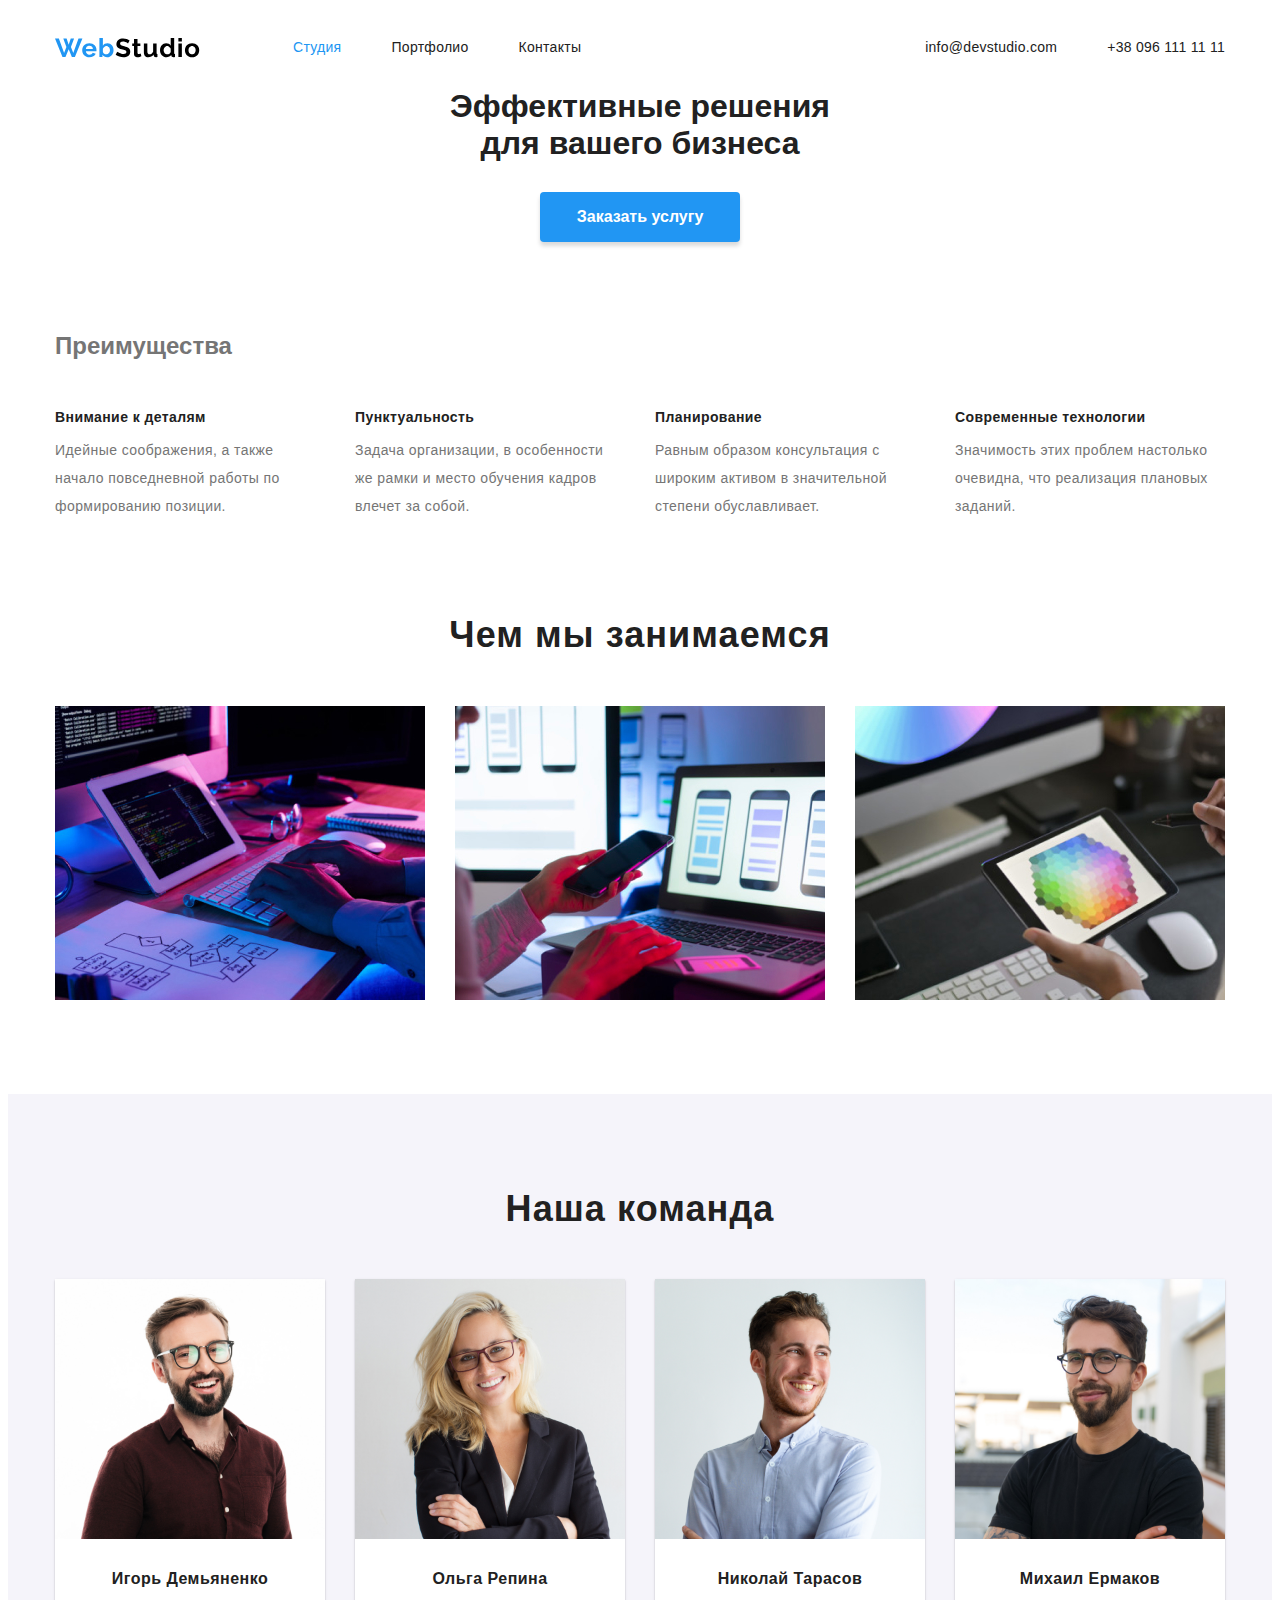
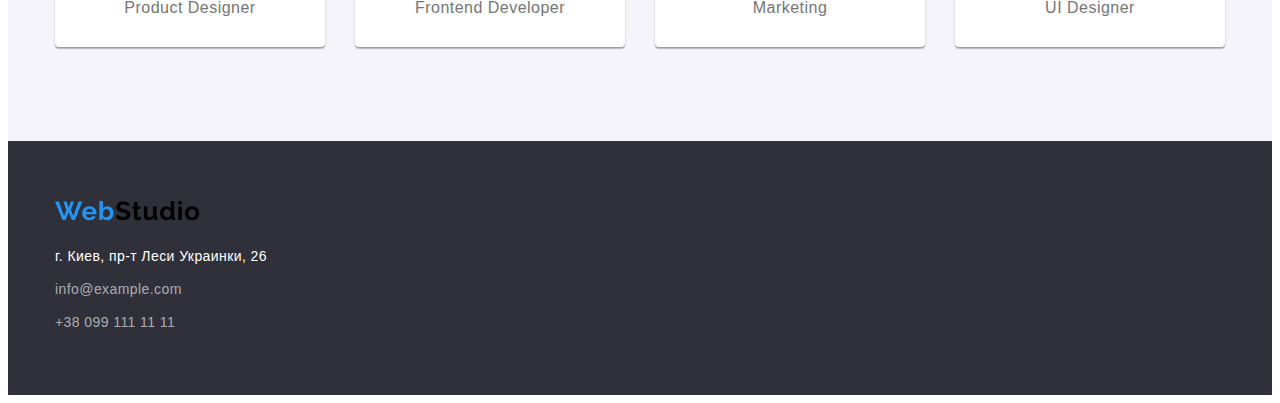
<file: index.html>
<!DOCTYPE html>
<html lang="ru">
    <head>
        <meta charset="utf-8" />
        <title>goit-markup-hw-03</title>

        <link rel="stylesheet" href="./css/style.css" />
    </head>

    <body>
        <!-- Header -->
        <header class="header">
            <div class="container">
                <nav class="main-nav">
                    <a class="site-nav" href="./index.html">
                        <img src="./images/logo.svg" width="145" alt="логотип" />
                    </a>

                    <ul class="site-nav menu list">
                        <li class="item"><a href="./index.html" class="link active">Студия</a></li>
                        <li class="item"><a href="./portfolio.html" class="link">Портфолио</a></li>
                        <li class="item"><a href="" class="link">Контакты</a></li>
                    </ul>

                    <ul class="site-nav contact list">
                        <li class="item"><a href="" class="link">info@devstudio.com</a></li>
                        <li class="item"><a href="" class="link">+38 096 111 11 11</a></li>
                    </ul>
                </nav>
            </div>
        </header>

        <!-- Main -->
        <main class="main">
            <!-- основной блок с переходом на заказ услуг -->
            <section class="hero">
                <div class="container">
                    <h1 class="title">Эффективные решения<br />для вашего бизнеса</h1>
                    <a href="./index.html" class="button active">Заказать услугу</a>
                </div>
            </section>

            <!-- Преимущества -->
            <section class="features">
                <div class="container">
                    <h2 class="section-title">Преимущества</h2>
                    <ul class="features-list list">
                        <li class="item">
                            <h3 class="title">Внимание к деталям</h3>
                            <p class="description">
                                Идейные соображения, а также начало повседневной работы по формированию позиции.
                            </p>
                        </li>
                        <li class="item">
                            <h3 class="title">Пунктуальность</h3>
                            <p class="description">
                                Задача организации, в особенности же рамки и место обучения кадров влечет за собой.
                            </p>
                        </li>
                        <li class="item">
                            <h3 class="title">Планирование</h3>
                            <p class="description">
                                Равным образом консультация с широким активом в значительной степени обуславливает.
                            </p>
                        </li>
                        <li class="item">
                            <h3 class="title">Современные технологии</h3>
                            <p class="description">
                                Значимость этих проблем настолько очевидна, что реализация плановых заданий.
                            </p>
                        </li>
                    </ul>
                </div>
            </section>

            <!-- Напрвления деятельности -->
            <section class="section we-doing">
                <div class="container">
                    <h2 class="section-title">Чем мы занимаемся</h2>
                    <ul class="we-doing-list list">
                        <li class="item">
                            <img class="image" src="./images/work_1.jpg" width="370" alt="пример работы 1" />
                        </li>
                        <li class="item">
                            <img class="image" src="./images/work_2.jpg" width="370" alt="пример работы 2" />
                        </li>
                        <li class="item">
                            <img class="image" src="./images/work_3.jpg" width="370" alt="пример работы 3" />
                        </li>
                    </ul>
                </div>
            </section>

            <!-- Камманда -->
            <section class="section command">
                <div class="container">
                    <h2 class="section-title">Наша команда</h2>
                    <ul class="command-list list">
                        <li class="item">
                            <img class="image" src="./images/designer.jpg" width="270" alt="Игорь Демьяненко" />
                            <p class="text primary">Игорь Демьяненко</p>
                            <p class="text secondary">Product Designer</p>
                        </li>
                        <li class="item">
                            <img class="image" src="./images/developer.jpg" width="270" alt="Ольга Репина" />
                            <p class="text primary">Ольга Репина</p>
                            <p class="text secondary">Frontend Developer</p>
                        </li>
                        <li class="item">
                            <img class="image" src="./images/marketing.jpg" width="270" alt="Николай Тарасов" />
                            <p class="text primary">Николай Тарасов</p>
                            <p class="text secondary">Marketing</p>
                        </li>
                        <li class="item">
                            <img class="image" src="./images/ui_designer.jpg" width="270" alt="Михаил Ермаков" />
                            <p class="text primary">Михаил Ермаков</p>
                            <p class="text secondary">UI Designer</p>
                        </li>
                    </ul>
                </div>
            </section>
        </main>

        <!-- Footer -->
        <!-- Координаты и как связаться -->
        <footer class="footer">
            <div class="container">
                <a class="logo" href="/">
                    <img src="./images/logo.svg" width="145" alt="логотип" />
                </a>
                <address class="footer-address">
                    <p class="item address">г. Киев, пр-т Леси Украинки, 26</p>
                    <p class="item contact-us">info@example.com</p>
                    <p class="item contact-us">+38 099 111 11 11</p>
                </address>
            </div>
        </footer>
    </body>
</html>
</file>
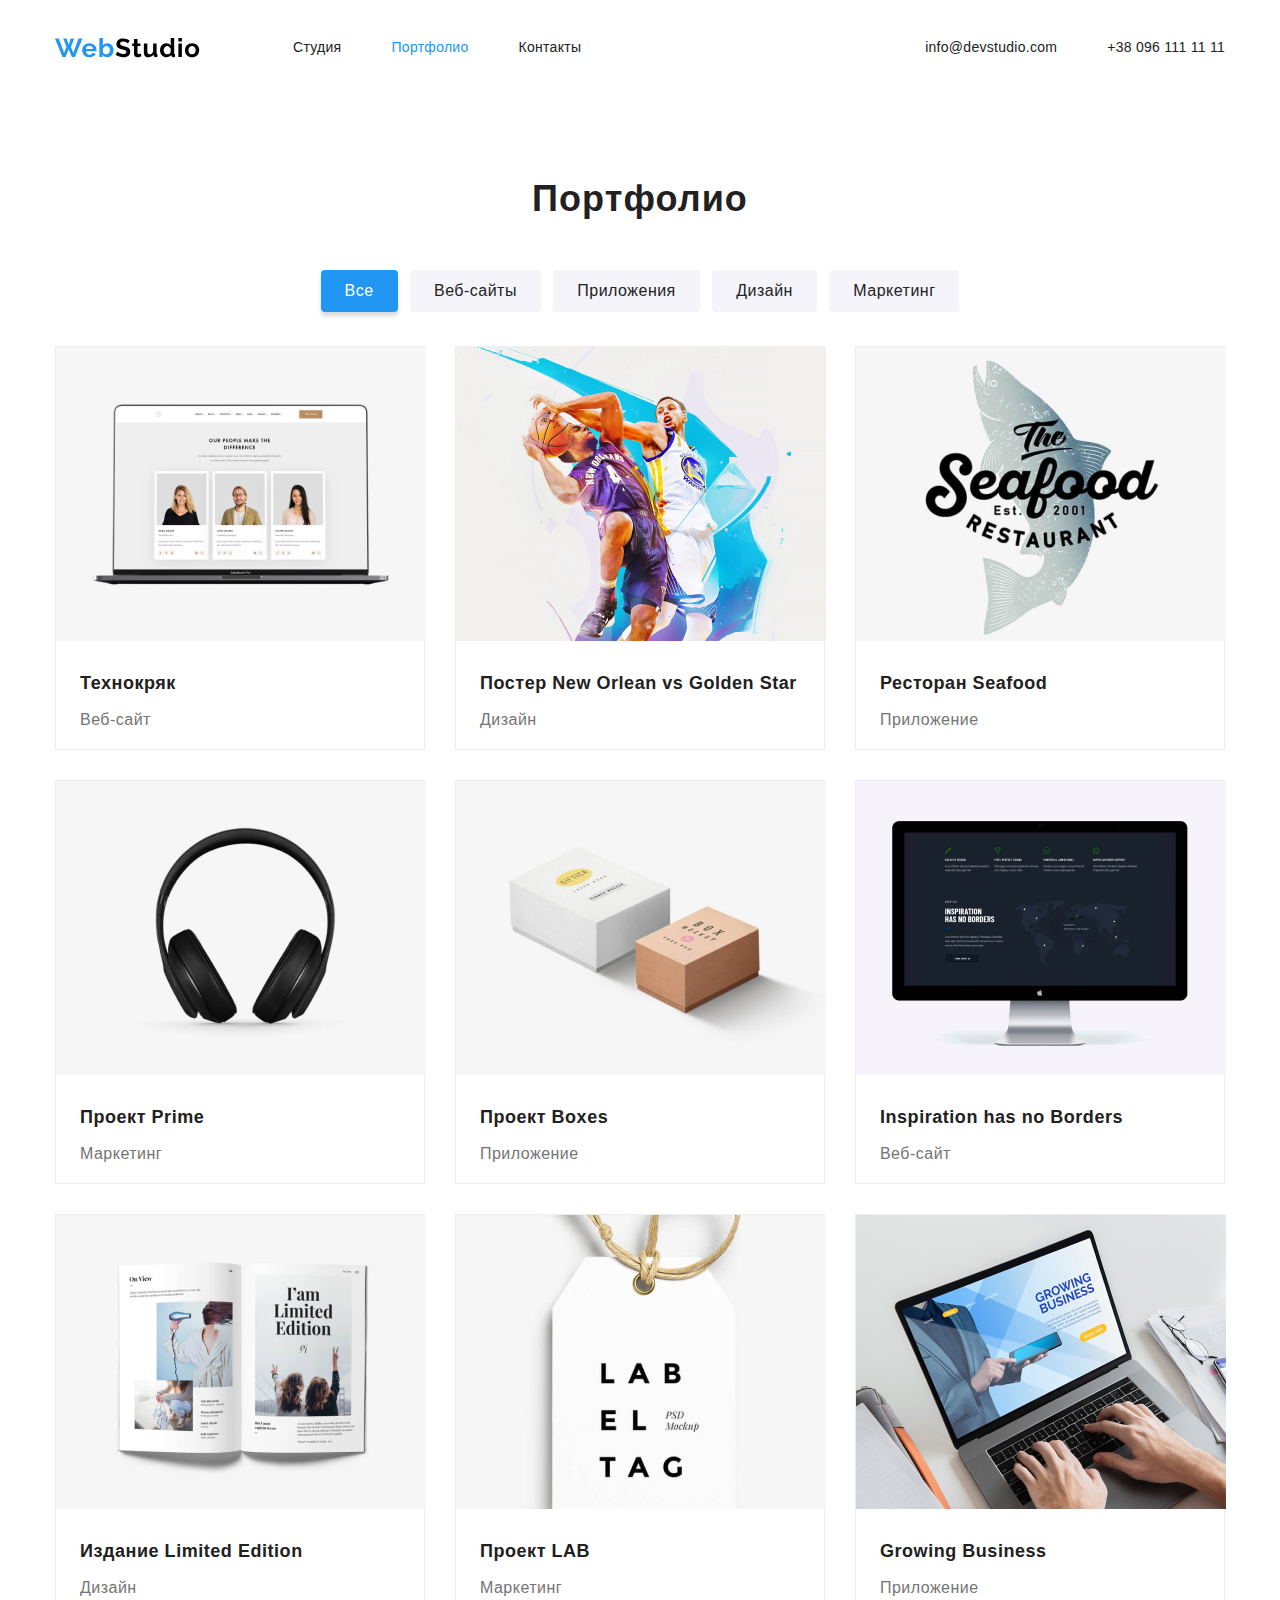
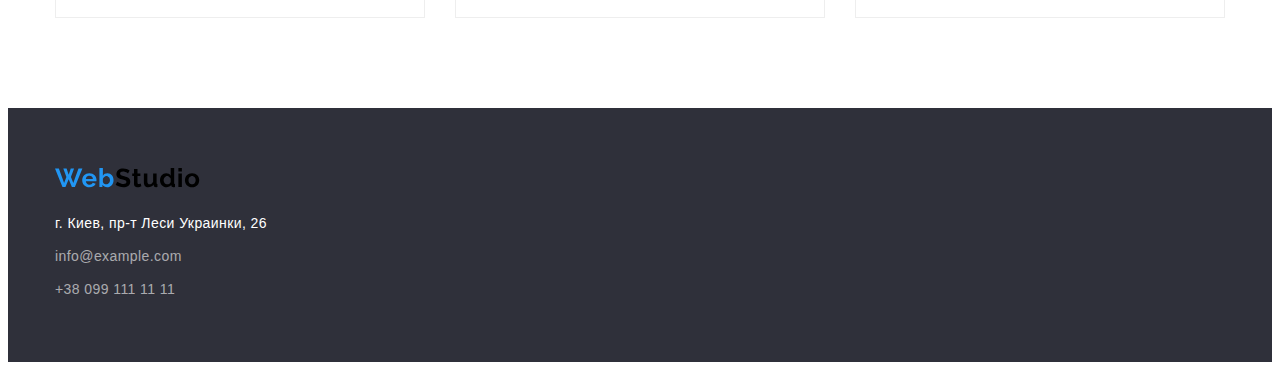
<file: portfolio.html>
<!DOCTYPE html>
<html lang="ru">
    <head>
        <meta charset="utf-8" />
        <title>goit-markup-hw-02</title>

        <link rel="stylesheet" href="./css/style.css" />
    </head>
    <body>
        <!-- Header -->
        <header class="header">
            <div class="container">
                <nav class="main-nav">
                    <a class="site-nav" href="./index.html">
                        <img src="./images/logo.svg" width="145" alt="логотип" />
                    </a>

                    <ul class="site-nav menu list">
                        <li class="item"><a href="./index.html" class="link">Студия</a></li>
                        <li class="item"><a href="./portfolio.html" class="link active">Портфолио</a></li>
                        <li class="item"><a href="" class="link">Контакты</a></li>
                    </ul>

                    <ul class="site-nav contact list">
                        <li class="item"><a href="" class="link">info@devstudio.com</a></li>
                        <li class="item"><a href="" class="link">+38 096 111 11 11</a></li>
                    </ul>
                </nav>
            </div>
        </header>

        <!-- Main -->
        <main class="main page-secondary">
            <!-- Portfolio Section -->
            <section class="section">
                <h1 class="section-title">Портфолио</h1>

                <div class="container">
                    <!-- Filters -->
                    <nav>
                        <ul class="filters list">
                            <li>
                                <button type="button" class="button filter active">Все</button>
                                <button type="button" class="button filter">Веб-сайты</button>
                                <button type="button" class="button filter">Приложения</button>
                                <button type="button" class="button filter">Дизайн</button>
                                <button type="button" class="button filter">Маркетинг</button>
                            </li>
                        </ul>
                    </nav>

                    <!-- Portfolio -->
                    <ul class="portfolio list">
                        <li class="item">
                            <img
                                class="img-item"
                                src="./images/technokryak.jpg"
                                width="370"
                                height="294"
                                alt="Технокряк"
                            />
                            <h2 class="portfolio-title">Технокряк</h2>
                            <p class="portfolio-description">Веб-сайт</p>
                        </li>
                        <li class="item">
                            <img
                                class="img-item"
                                src="./images/poster_star.jpg"
                                width="370"
                                height="294"
                                alt="Постер New Orlean vs Golden Star"
                            />
                            <h2 class="portfolio-title">Постер New Orlean vs Golden Star</h2>
                            <p class="portfolio-description">Дизайн</p>
                        </li>
                        <li class="item">
                            <img
                                class="img-item"
                                src="./images/seafood.jpg"
                                width="370"
                                height="294"
                                alt="Ресторан Seafood"
                            />
                            <h2 class="portfolio-title">Ресторан Seafood</h2>
                            <p class="portfolio-description">Приложение</p>
                        </li>
                        <li class="item">
                            <img
                                class="img-item"
                                src="./images/prime.jpg"
                                width="370"
                                height="294"
                                alt="Проект Prime"
                            />
                            <h2 class="portfolio-title">Проект Prime</h2>
                            <p class="portfolio-description">Маркетинг</p>
                        </li>
                        <li class="item">
                            <img
                                class="img-item"
                                src="./images/boxes.jpg"
                                width="370"
                                height="294"
                                alt="Проект Boxes"
                            />
                            <h2 class="portfolio-title">Проект Boxes</h2>
                            <p class="portfolio-description">Приложение</p>
                        </li>
                        <li class="item">
                            <img
                                class="img-item"
                                src="./images/inspiration.jpg"
                                width="370"
                                height="294"
                                alt="Inspiration has no Borders"
                            />
                            <h2 class="portfolio-title">Inspiration has no Borders</h2>
                            <p class="portfolio-description">Веб-сайт</p>
                        </li>
                        <li class="item">
                            <img
                                class="img-item"
                                src="./images/limited_edition.jpg"
                                width="370"
                                height="294"
                                alt="Издание Limited Edition"
                            />
                            <h2 class="portfolio-title">Издание Limited Edition</h2>
                            <p class="portfolio-description">Дизайн</p>
                        </li>
                        <li class="item">
                            <img class="img-item" src="./images/lab.jpg" width="370" height="294" alt="Проект LAB" />
                            <h2 class="portfolio-title">Проект LAB</h2>
                            <p class="portfolio-description">Маркетинг</p>
                        </li>
                        <li class="item">
                            <img
                                class="img-item"
                                src="./images/growing_business.jpg"
                                width="370"
                                height="294"
                                alt="Growing Business"
                            />
                            <h2 class="portfolio-title">Growing Business</h2>
                            <p class="portfolio-description">Приложение</p>
                        </li>
                    </ul>
                </div>
            </section>
        </main>

        <!-- Footer -->
        <!-- Координаты и как связаться -->
        <footer class="footer">
            <div class="container">
                <a class="logo" href="/">
                    <img src="./images/logo.svg" width="145" alt="логотип" />
                </a>
                <address class="footer-address">
                    <p class="item address">г. Киев, пр-т Леси Украинки, 26</p>
                    <p class="item contact-us">info@example.com</p>
                    <p class="item contact-us">+38 099 111 11 11</p>
                </address>
            </div>
        </footer>
    </body>
</html>
</file>
<file: css/style.css>
html {
    box-sizing: border-box;
}

*,
*::before,
*::after {
    box-sizing: inherit;
}

/* ROOT Variables */

/* Primary color #757575 */
/* Secondary color #212121 */
/* Active color #2196f3 */
/* Primary background color #E5E5E5 */
/* Secondary background color #F5F4FA */

:root {
    --primary-text-color: #757575;
    --secondary-text-color: #212121;
    --active-color: #2196f3;
    --primary-background-color: ##ffffff;
    --secondary-background-color: #f5f4fa;
    --color-white: #ffffff;
    --color-secondary-grey: rgba(255, 255, 255, 0.6);
    --color-button: rgba(0, 0, 0, 0.15);
    --background-footer: #2f303a;
    --border-color: #eeeeee;
}

/* Body */
body {
    background-color: var(--primary-background-color);
    color: var(--primary-text-color);
    font-family: Roboto, sans-serif;
}

h1,
h2,
h3,
h4,
h5,
h6 {
    margin-bottom: 0;
    margin-top: 0;
}

/* List */
.list {
    list-style: none;

    margin-top: 0;
    margin-bottom: 0;
    padding-left: 0;
    padding-right: 0;
}

/* Images blocks */
.image {
    display: block;
}

/* Container */
.container {
    margin-left: auto;
    margin-right: auto;
    padding-top: 0;
    padding-bottom: 0;
    padding-left: 15px;
    padding-right: 15px;

    width: 1200px;

    /* outline: 1px solid blue; */
}

/* Button */
.button {
    display: inline-block;

    font-weight: 500;
    font-size: 16px;
    line-height: 1.88;
    text-align: center;
    text-decoration: none;

    border-radius: 4px;
    border-color: transparent;
}

.hero .button.active {
    min-width: 200px;
    height: 50px;
    padding: 10px 32px;

    background-color: var(--active-color);
    box-shadow: 0px 4px 4px var(--color-button);
    color: var(--color-white);

    font-weight: 700;
}

/* LIST */
.list p {
    margin-top: 0;
    margin-bottom: 0;
}

/* Header */
.header {
    padding-top: 20px;
    padding-bottom: 20px;

    /* outline: 1px solid rgb(17, 148, 0); */
}

/* .header > .container {
    padding-top: 20px;
    padding-bottom: 20px;
} */

/* Navigator */
/* .container > nav {
    outline: 1px solid tomato;
} */

.main-nav {
    display: flex;
    align-items: center;
}

.site-nav {
    display: flex;

    margin-left: 0;
    margin-right: 0;
    padding-left: 0;
}

.site-nav.menu {
    margin-left: 93px;
}

.link {
    font-style: normal;
    font-weight: 500;
    font-size: 14px;
    line-height: 1.14;
    letter-spacing: 0.02em;
    text-decoration: none;
}

.site-nav > .item:not(:last-child) {
    margin-right: 50px;
}

.site-nav .link {
    display: block;
    color: var(--secondary-text-color);

    padding-top: 12px;
    padding-bottom: 12px;

    /* outline: 1px solid tomato; */
}

.site-nav .link:hover,
.site-nav .link:focus {
    color: var(--active-color);
}

.site-nav .link.active {
    color: var(--active-color);
}

.site-nav.contact {
    margin-left: auto;
}

/* MAIN */
/* .main {
    outline: 1px solid teal;
} */

.main.page-secondary {
    padding-top: 90px;
    padding-bottom: 90px;
}

/* Hero */
.hero {
    text-align: center;
    color: var(--secondary-text-color);

    /* outline: 1px solid tomato; */
}

.hero .title {
    margin-bottom: 30px;
}

.hero .link {
    background-color: var(--active-color);
    color: var(--color-white);
}

/* Section */
.section {
    /* outline: 1px solid tomato; */
}

.section .section-title {
    color: var(--secondary-text-color);

    font-weight: 700;
    font-size: 36px;
    line-height: 1.16;
    text-align: center;
    letter-spacing: 0.03em;
}

.section .text {
    color: var(--primary-text-color);

    font-weight: 400;
    font-size: 16px;
    line-height: 1.19;
    letter-spacing: 0.03em;
}

.section .text.primary {
    color: var(--secondary-text-color);

    font-weight: 700;
}

.section-title {
    margin-bottom: 50px;
}

/* Features */
.features {
    padding-top: 90px;
    padding-bottom: 94px;

    /* outline: 1px solid tomato; */
}

.features-list {
    display: flex;
}

.features-list > .item {
    width: calc((100% - 90px) / 4);
}

.features-list > .item:not(:last-child) {
    margin-right: 30px;
}

.features-list .title {
    color: var(--secondary-text-color);

    font-weight: 700;
    font-size: 14px;
    line-height: 1.14;
    letter-spacing: 0.03em;

    margin-bottom: 10px;
}

.features-list .description {
    color: var(--primary-text-color);

    font-weight: 400;
    font-size: 14px;
    line-height: 2;
    letter-spacing: 0.03em;
}

/* What are we doing */
.section.we-doing {
    padding-bottom: 94px;
}

.we-doing-list {
    display: flex;
}

.we-doing-list > .item {
    width: calc((100% - 60px) / 3);
}

.we-doing-list > .item:not(:last-child) {
    margin-right: 30px;
}

/* Filters */
.filters {
    margin-bottom: 34px;

    text-align: center;
}

.button.filter {
    background-color: var(--secondary-background-color);
    color: var(--secondary-text-color);

    font-weight: 500;
    font-size: 16px;
    line-height: 1.63;
    letter-spacing: 0.03em;

    min-width: 73px;

    padding: 6px 22px;
}

.button.filter:not(:last-child) {
    margin-right: 8px;
}

.button.filter.active,
.button.filter:hover,
.button.filter:focus {
    background-color: var(--active-color);
    box-shadow: 0px 4px 4px var(--color-button);
    border-radius: 4px;
    color: var(--color-white);
}

/* Portfolio */
.portfolio.list {
    display: flex;
    flex-wrap: wrap;

    /* outline: 1px solid tomato; */
}

.portfolio-title {
    color: var(--secondary-text-color);

    font-weight: 700;
    font-size: 18px;
    line-height: 2;
    letter-spacing: 0.03em;

    margin-bottom: 4px;
    margin-left: 24px;
    margin-right: 24px;
}

.portfolio-description {
    display: inline-block;

    font-weight: 400;
    font-size: 16px;
    line-height: 1.87;
    letter-spacing: 0.03em;

    margin-left: 24px;
    margin-right: 24px;
}

.portfolio .img-item {
    margin-bottom: 20px;
}

.portfolio > .item {
    border: 1px solid var(--border-color);

    width: calc((100% - 60px) / 3);
    height: 404px;

    /* background-color: tomato; */
}

.portfolio > .item:not(:nth-child(3n)) {
    margin-right: 30px;
}

.portfolio > .item:not(:nth-last-child(-n + 3)) {
    margin-bottom: 30px;
}

/* Commands */
.command {
    text-align: center;
    background-color: var(--secondary-background-color);

    padding-top: 94px;
    padding-bottom: 94px;
}

.command .image {
    display: inline-block;
    margin-bottom: 30px;
}

.command .text.primary {
    margin-bottom: 10px;
}

.command-list {
    display: flex;
}

.command-list > .item {
    width: calc((100% - 90px) / 4);
    height: 368px;

    background: #ffffff;
    box-shadow: 0px 1px 3px rgba(0, 0, 0, 0.12), 0px 1px 1px rgba(0, 0, 0, 0.14), 0px 2px 1px rgba(0, 0, 0, 0.2);
    border-radius: 0px 0px 4px 4px;
}

.command-list > .item:not(:last-child) {
    margin-right: 30px;
}

.command-list .image {
    display: block;
    padding-left: 0px;
    padding-right: 0px;
}

/* Footer */
.footer {
    background-color: var(--background-footer);
}

.footer > .container {
    padding-top: 60px;
    padding-bottom: 60px;
}

/* .footer-address p {
    margin-top: 0;
    margin-bottom: 0;
} */

.footer .address {
    color: var(--color-white);

    font-style: normal;
    font-weight: 400;
    font-size: 14px;
    line-height: 1.71;
    letter-spacing: 0.03em;

    margin-top: 0px;
    margin-bottom: 9px;
}

.footer .contact-us {
    color: var(--color-secondary-grey);

    font-style: normal;
    font-weight: 400;
    font-size: 14px;
    line-height: 1.71;
    letter-spacing: 0.03em;

    margin-top: 0px;
    margin-bottom: 0px;
}

.footer .contact-us:not(:last-child) {
    margin-bottom: 9px;
}

.footer .logo {
    display: inline-block;
    margin-bottom: 20px;
}

.footer-address > .item:not(:last-child) {
    margin-bottom: 9px;
}
</file>
